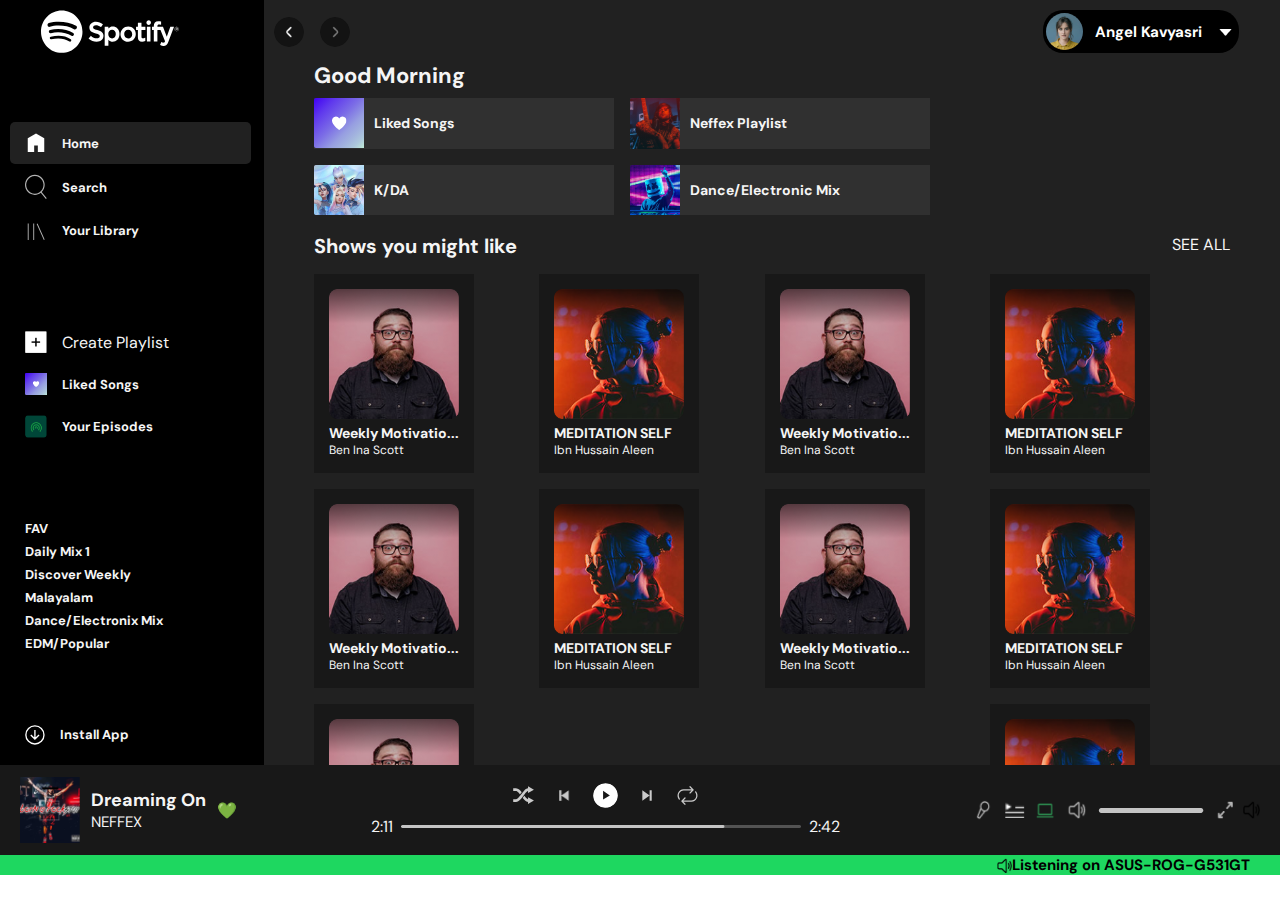
<file: index.html>
<!DOCTYPE html>
<html lang="en">

<head>
  <!-- Required meta tags -->
  <meta charset="utf-8" />
  <meta name="viewport" content="width=device-width, initial-scale=1" />
  <link rel="stylesheet" href="style.css" />
  <title>Spotify-Clone</title>
</head>

<body>
  <div class="container">
    <!--************************ 30% left part ******************-->
    <div class="left-nav">
      <img src="./Icons/Vector.svg" alt="No img" class="logo" />

      <!-- **************************************************************************** -->
      <div class="home-container">
        <div class="home active">
          <img src="./Icons/Home.svg" alt="No img" class="leftnavimg" />
          <h2 class="leftnavh2">Home</h2>
        </div>

        <div class="search">
          <img src="./Icons/search.svg" alt="No img" class="leftnavimg" />
          <h2 class="leftnavh2">Search</h2>
        </div>

        <div class="library">
          <img src="./Icons/library.svg" alt="No img" class="leftnavimg" />
          <h2 class="leftnavh2">Your Library</h2>
        </div>
      </div>

      <!-- **************************************************************** -->

      <div class="playlist-container">
        <div class="playlist">
          <img src="./Icons/plus.png" alt="No img" class="leftnavimg" />
          <a href="playlist.html">Create Playlist</a>
        </div>

        <div class="liked-songs">
          <img src="./Icons/liked (2).svg" alt="No img" class="leftnavimg" />
          <h2 class="leftnavh2">Liked Songs</h2>
        </div>

        <div class="episodes">
          <img src="Icons/hotspot.png" alt="No img" class="leftnavimg" />
          <h2 class="leftnavh2">Your Episodes</h2>
        </div>
      </div>
      <!-- ******************************************************* -->
      <div class="fav-tags">
        <h2 class="leftnavh2 h">FAV</h2>
        <h2 class="leftnavh2">Daily Mix 1</h2>
        <h2 class="leftnavh2">Discover Weekly</h2>
        <h2 class="leftnavh2">Malayalam</h2>
        <h2 class="leftnavh2">Dance/Electronix Mix</h2>
        <h2 class="leftnavh2">EDM/Popular</h2>
      </div>
      <!-- ************************************************************** -->
      <div class="install">
        <img src="Icons/download.svg" alt="No img" class="dwn" />
        <h2 class="leftnavh2">Install App</h2>
      </div>
    </div>

    <!-- *************** 70%part Right ***************** -->
    <div class="right-part">
      <div class="nav">
        <div class="left-right">
          <img src="Icons/backward.png" alt="No img" class="play" />
          <img src="Icons/forward.png" alt="No img" class="play" />
        </div>

        <div class="profile">
          <img src="Icons/profile pic.svg" alt="No img" />
          <h3>Angel Kavyasri</h3>
          <img src="Icons/down.png" alt="No img" />
        </div>
      </div>

      <!-- Good Morning section -->

      <div class="goodmrng">
        <h1>Good Morning</h1>
        <div class="likedcardholder">
          <div class="likedcards">
            <img src="Icons/Liked-sec.svg" alt="No img" />
            <h2>Liked Songs</h2>
          </div>

          <div class="likedcards">
            <img src="Icons/netflix-playlist.svg" alt="No img" />
            <h2>Neffex Playlist</h2>
          </div>

          <div class="likedcards">
            <img src="Icons/KDA.png" alt="No img" />
            <h2>K/DA</h2>
          </div>
          <div class="likedcards">
            <img src="Icons/marshmellow.png" alt="No img" />
            <h2>Dance/Electronic Mix</h2>
          </div>
        </div>
      </div>

      <!-- *********************************** -->
      <!-- Shows you might like***************** -->

      <div class="shows">
        <div>
          <h1>Shows you might like</h1>
          <a href="playlist.html">See all</a>

        </div>

        <div class="showsCards">
          <div class="showCard">
            <img src="Icons/Rectangle 21.png" alt="No img" />
            <h2>Weekly Motivatio...</h2>
            <p>Ben Ina Scott</p>
          </div>
          <div class="showCard">
            <img src="Icons/Rectangle 22.png" alt="No img" />
            <h2>MEDITATION SELF</h2>
            <p>Ibn Hussain Aleen</p>
          </div>

          <div class="showCard">
            <img src="Icons/Rectangle 21.png" alt="No img" />
            <h2>Weekly Motivatio...</h2>
            <p>Ben Ina Scott</p>
          </div>
          <div class="showCard">
            <img src="Icons/Rectangle 22.png" alt="No img" />
            <h2>MEDITATION SELF</h2>
            <p>Ibn Hussain Aleen</p>
          </div>
          <div class="showCard">
            <img src="Icons/Rectangle 21.png" alt="No img" />
            <h2>Weekly Motivatio...</h2>
            <p>Ben Ina Scott</p>
          </div>
          <div class="showCard">
            <img src="Icons/Rectangle 22.png" alt="No img" />
            <h2>MEDITATION SELF</h2>
            <p>Ibn Hussain Aleen</p>
          </div>
          <div class="showCard">
            <img src="Icons/Rectangle 21.png" alt="No img" />
            <h2>Weekly Motivatio...</h2>
            <p>Ben Ina Scott</p>
          </div>
          <div class="showCard">
            <img src="Icons/Rectangle 22.png" alt="No img" />
            <h2>MEDITATION SELF</h2>
            <p>Ibn Hussain Aleen</p>
          </div>
          <div class="showCard">
            <img src="Icons/Rectangle 21.png" alt="No img" />
            <h2>Weekly Motivatio...</h2>
            <p>Ben Ina Scott</p>
          </div>
          <div class="showCard">
            <img src="Icons/Rectangle 22.png" alt="No img" />
            <h2>MEDITATION SELF</h2>
            <p>Ibn Hussain Aleen</p>
          </div>
        </div>
      </div>
    </div>
  </div>


  <!--****************Player Controls part Bottom********  -->

  <div class="bottom">
    <!-- ===========Bottom left============== -->
    <div class="songName">
      <img src="Icons/playing-img.png" alt="No img" />
      <div>
        <h2>Dreaming On</h2>
        <p>NEFFEX</p>
      </div>
      &#128154;
    </div>

    <!-- ===========Bottom Middle============== -->
    <div class="playControls">
      <div class="control">
        <img class="musichov" src="Icons/shuffle (1).svg" alt="shuffle" />
        <img class="musichov" src="Icons/previous.png" alt="backward" />
        <img class="musichov play" src="Icons/resume.svg" alt="play/pause" />
        <img class="musichov" src="Icons/next.svg" alt="forward" />
        <img class="musichov" src="Icons/loop.svg" alt="loop" />
      </div>
      <div class="bar">
        <p>2:11</p>
        <img class="music-bar" src="Icons/musicbar.png" alt="logo" />
        <p>2:42</p>
      </div>
    </div>
    <div class="media-play">
      <img class="musichov play" src="Icons/resume.svg" alt="play/pause" />
    </div>

    <!-- ===========Bottom Right/ Footer Section============= -->
    <div class="volume">
      <img class="vol" src="Icons/microphone.png" alt="No img" />
      <img class="vol" src="Icons/list.png" alt="" />
      <img class="vol" src="Icons/carbon_laptop.png" alt="No img" />
      <img class="vol" src="Icons/speaker-white (1).png" alt="No img" />
      <img src="Icons/volume-bar (1).png" alt="" />
      <img class="black-spek" src="Icons/strech-speaker (1).png" alt="No img" />
    </div>
  </div>

  <div class="green-notice">
    <img src="Icons/speaker-black (1).png" alt="No img" />
    <h2>Listening on ASUS-ROG-G531GT</h2>
  </div>



  <div class="home-container-media">
    <div class="home-media">
      <img src="Icons/Home.png" alt="No img" />
      <a class="h" href="#">Home</a>
    </div>

    <div class="search-media">
      <img src="Icons/Search.png" alt="No img" />
      <a href="#">Search</a>
    </div>

    <div class="library-media">
      <img src="Icons/library.svg" alt="No img" />
      <a href="playlist.html">Your Library</a>
    </div>
  </div>
</body>

</html>
</file>
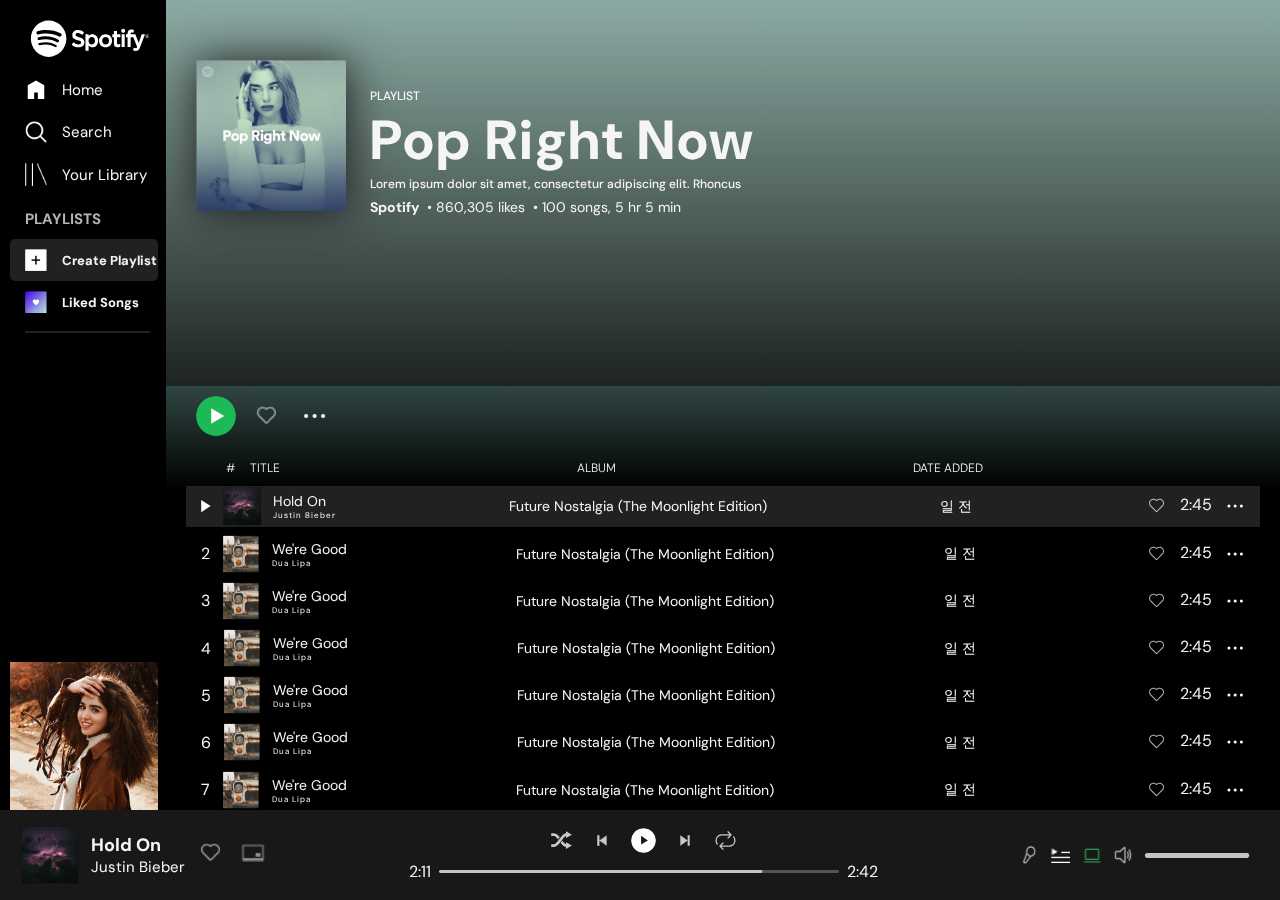
<file: playlist.html>
<!DOCTYPE html>
<html lang="en">

<head>
  <meta charset="UTF-8" />
  <meta name="viewport" content="width=device-width, initial-scale=1.0" />
  <link rel="stylesheet" href="playlist.css" />
  <title>Document</title>
</head>

<body>
  <div class="container">
    <!--************************ 30% left part ******************-->
    <div class="left-nav">
      <img src="./Icons/Vector.svg" alt="No img" class="logo" />

      <!-- **************************************************************************** -->
      <div class="home-container">
        <div class="home">
          <img src="./Icons/Home.svg" alt="No img" class="leftnavimg" />
          <!-- <h2 class="leftnavh2">Home</h2> -->
          <a href="index.html">Home</a>
        </div>

        <div class="search">
          <img src="Icons/Search.png" alt="No img" class="leftnavimg" />
          <!-- <h2 class="leftnavh2">Search</h2> -->
          <a href="#">Search</a>
        </div>

        <div class="library">
          <img src="Icons/Your library.png" alt="No img" class="leftnavimg" />
          <!-- <h2 class="leftnavh2">Your Library</h2> -->
          <a href="#">Your Library</a>
        </div>
      </div>

      <!-- **************************************************************** -->

      <div class="playlist-container">
        <h2>PLAYLISTS</h2>
        <div class="playlist active">
          <img src="Icons/plus.png" alt="No img" class="leftnavimg" />
          <h2 class="leftnavh2">Create Playlist</h2>
        </div>

        <div class="liked-songs">
          <img src="Icons/purpleheart.png" alt="No img" class="leftnavimg" />
          <h2 class="leftnavh2">Liked Songs</h2>
        </div>

        <div class="line"></div>
      </div>

      <div class="leftnav-Bottom">
        <img src="Icons/album art.png" alt="No img" />
      </div>
    </div>

    <!-- ******************************************************* -->

    <!-- ************************************************************** -->

    <!-- *************** 70%part Right ***************** -->
    <div class="right-part">
      <div class="right60-Top">

        <div class="T60top">
          <div class="music-banner">
            <img src="Icons/pop-rn3.png" alt="No img">
          </div>
          <div>
            <div class="texts">
              <p>PLAYLIST</p>
              <h1>Pop Right Now</h1>
              <p>Lorem ipsum dolor sit amet, consectetur adipiscing elit. Rhoncus</p>
            </div>

            <div class="uls">
              <p>Spotify</p>
              <p>&#8226; 860,305 likes</p>
              <p>&#8226; 100 songs, 5 hr 5 min</p>
            </div>
          </div>
        </div>




        <div class="greenheart">
          <div>
            <img class="play" id="greenplay" src="Icons/play.png" alt="No img">
            <img src="Icons/heart.png" alt="No img">
            <img src="Icons/threedot (1).svg" alt="No img">
          </div>

          <div class="bottomHash">
            <pre>#     TITLE</pre>
            <p>ALBUM</p>
            <p>DATE ADDED</p>
            <div></div>
          </div>
        </div>
      </div>











      <!--******* 1st Horizontal Card*************** -->
      <div class="right40-Bottom">
        <div class="plying-songs active">
          <div>
            <img src="Icons/Polygon.svg" alt="play" />
            <img class="playing" src="Icons/Rectangle 9.png" alt="No img">
            <div class="song-name">
              <h3>Hold On</h3>
              <p class="singer">Justin Bieber</p>
            </div>
          </div>
          <p>Future Nostalgia (The Moonlight Edition)</p>
          <p class="korean">일 전</p>
          <div>
            <img src="Icons/heart.png" alt="liked">
            <p>2:45</p>
            <img src="Icons/threedot (1).svg" alt="No img">
          </div>
        </div>
        <!-- **********second******************************************* -->
        <div class="plying-songs">
          <div>
            <p>2</p>
            <img class="playing" src="Icons/list img.png" alt="No img">
            <div class="song-name">
              <h3>We're Good</h3>
              <p class="singer">Dua Lipa</p>
            </div>
          </div>
          <p>Future Nostalgia (The Moonlight Edition)</p>
          <p class="korean">일 전</p>
          <div>
            <img src="Icons/heart.png" alt="liked">
            <p>2:45</p>
            <img src="Icons/threedot (1).svg" alt="No img">
          </div>
        </div>
        <!-- **********third******************************************* -->
        <div class="plying-songs">
          <div>
            <p>3</p>
            <img class="playing" src="Icons/list img.png" alt="No img">
            <div class="song-name">
              <h3>We're Good</h3>
              <p class="singer">Dua Lipa</p>
            </div>
          </div>
          <p>Future Nostalgia (The Moonlight Edition)</p>
          <p class="korean">일 전</p>
          <div>
            <img src="Icons/heart.png" alt="liked">
            <p>2:45</p>
            <img src="Icons/threedot (1).svg" alt="No img">
          </div>
        </div>
        <!-- **********fourth******************************************* -->
        <div class="plying-songs">
          <div>
            <p>4</p>
            <img class="playing" src="Icons/list img.png" alt="No img">
            <div class="song-name">
              <h3>We're Good</h3>
              <p class="singer">Dua Lipa</p>
            </div>
          </div>
          <p>Future Nostalgia (The Moonlight Edition)</p>
          <p class="korean">일 전</p>
          <div>
            <img src="Icons/heart.png" alt="liked">
            <p>2:45</p>
            <img src="Icons/threedot (1).svg" alt="No img">
          </div>
        </div>
        <!-- **********fifth******************************************* -->

        <div class="plying-songs">
          <div>
            <p>5</p>
            <img class="playing" src="Icons/list img.png" alt="No img">
            <div class="song-name">
              <h3>We're Good</h3>
              <p class="singer">Dua Lipa</p>
            </div>
          </div>
          <p>Future Nostalgia (The Moonlight Edition)</p>
          <p class="korean">일 전</p>
          <div>
            <img src="Icons/heart.png" alt="liked">
            <p>2:45</p>
            <img src="Icons/threedot (1).svg" alt="No img">
          </div>
        </div>

        <!-- **********sixth******************************************* -->
        <div class="plying-songs">
          <div>
            <p>6</p>
            <img class="playing" src="Icons/list img.png" alt="No img">
            <div class="song-name">
              <h3>We're Good</h3>
              <p class="singer">Dua Lipa</p>
            </div>
          </div>
          <p>Future Nostalgia (The Moonlight Edition)</p>
          <p class="korean">일 전</p>
          <div>
            <img src="Icons/heart.png" alt="liked">
            <p>2:45</p>
            <img src="Icons/threedot (1).svg" alt="No img">
          </div>
        </div>

        <!-- **********seventh******************************************* -->
        <div class="plying-songs">
          <div>
            <p>7</p>
            <img class="playing" src="Icons/list img.png" alt="No img">
            <div class="song-name">
              <h3>We're Good</h3>
              <p class="singer">Dua Lipa</p>
            </div>
          </div>
          <p>Future Nostalgia (The Moonlight Edition)</p>
          <p class="korean">일 전</p>
          <div>
            <img src="Icons/heart.png" alt="liked">
            <p>2:45</p>
            <img src="Icons/threedot (1).svg" alt="No img">
          </div>
        </div>
      </div>
    </div>
  </div>

  <!--****************Player Controls part Bottom********  -->

  <div class="bottom">
    <!-- ===========Bottom left============== -->
    <div class="songName">
      <img src="Icons/Rectangle 9.png" alt="No img" />
      <div>
        <h2>Hold On</h2>
        <p>Justin Bieber</p>
      </div>
      <!-- <div class="heart">&#x2661;</div> -->
      <div class="heart">
        <img class="heart" src="Icons/heart.png" alt="No img" />
      </div>

      <div class="heart pip">
        <img src="Icons/pip.png" alt="No img" />
      </div>
    </div>
    <div class="media-play">
      <img class="musichov play" src="Icons/resume.svg" alt="play/pause" />
    </div>

    <!-- ===========Bottom Middle============== -->
    <div class="playControls">
      <div class="control">
        <img class="musichov" src="Icons/shuffle (1).svg" alt="shuffle" />
        <img class="musichov" src="Icons/previous.png" alt="backward" />
        <img class="musichov play" src="Icons/resume.svg" alt="play/pause" />
        <img class="musichov" src="Icons/next.svg" alt="forward" />
        <img class="musichov" src="Icons/loop.svg" alt="loop" />
      </div>
      <div class="bar">
        <p>2:11</p>
        <img class="music-bar" src="Icons/musicbar.png" alt="No img" />
        <p>2:42</p>
      </div>
    </div>

    <!-- ===========Bottom Right============== -->
    <div class="volume">
      <img class="vol" src="Icons/microphone.png" alt="No img" />
      <img class="vol" src="Icons/list.png" alt="No img" />
      <img class="vol" src="Icons/carbon_laptop.png" alt="No img" />
      <img class="vol" src="Icons/speaker-white (1).png" alt="No img" />
      <img src="Icons/volume-bar (1).png" alt="No img" />
    </div>
  </div>



  <!-- /***************MEdia Buttons/Footer Section********** -->
  <div class="home-container-media">
    <div class="home-media">
      <img src="Icons/Home.png" alt="No img" />
      <a href="index.html">Home</a>
    </div>

    <div class="search-media">
      <img src="Icons/Search.png" alt="No img" />
      <a href="#">Search</a>
    </div>

    <div class="library-media">
      <img src="Icons/Your library.png" alt="No img" />
      <a href="#">Your Library</a>
    </div>
  </div>
</body>

</html>
</file>
<file: style.css>
@import url('https://fonts.googleapis.com/css2?family=DM+Sans:ital,opsz,wght@0,9..40,100;0,9..40,200;0,9..40,300;0,9..40,400;0,9..40,500;0,9..40,600;0,9..40,700;0,9..40,800;0,9..40,900;0,9..40,1000;1,9..40,100;1,9..40,200;1,9..40,300;1,9..40,400;1,9..40,500;1,9..40,600;1,9..40,700;1,9..40,800;1,9..40,900;1,9..40,1000&display=swap');

*{
    margin: 0;
    padding: 0;
    box-sizing: border-box;
    font-family: 'DM Sans', sans-serif;

   }
   *::-webkit-scrollbar {
      display: none;
    }
    a{
      color: whitesmoke;
      text-decoration: none;
    }


.container{
    width: 100%;
    height: 85vh;
    display: flex;
    background-color: #000000;
}

.left-nav{
    margin-left: 10px;
    padding-top: 10px;
    width: 20%;
    display: flex;
    flex-direction: column;
    justify-content: space-between;
    gap: .8rem;
    background-color: #000000;
    height: 100%;
    overflow-y: scroll;
}


.right-part{
   overflow-y: scroll;
    width: 80%;
    height: 100%;
    background-color: #212121;
    
}
.logo{
    width: 140px;
    margin-left: 30px;
}
.home, .search, .library, .playlist,
 .liked-songs, .episodes, .install{
    display: flex;
    align-items: center;
    padding-top: 10px;
    padding-bottom: 10px;
    padding-left: 15px;
    border-radius: 5px;
    width: 95%;
    transition: all 0.2s ease-in-out;
 }

 .home:hover, .search:hover, 
 .library:hover, .playlist:hover,
 .liked-songs:hover, .episodes:hover, .install:hover{
  cursor: pointer;
  background-color: #212121;
 }
 
.home-container, .playlist-container, 
.fav-tags{
    display: flex;
    flex-direction: column;
}

.active{
    background-color: #212121;
    
}
.fav-tags{
    padding-left: 15px;
}
.fav-tags h2{
    padding: 3px 0;
}



 .leftnavh2{
    font-size: 13px;
    color: whitesmoke;
 }

 .leftnavimg{
    width: 22px;
    margin-right: 15px;
 }
 .install{
    margin-bottom: 10px;
    margin-top: -10px;
 }
 .dwn{
    margin-right: 15px;
    width: 20px;
 }



 /* *************Right Parts****************** */

 .nav{
    margin-top: 10px;
    margin-left: 10px;
    display: flex;
    justify-content: space-between;
    align-items: center;
    /* background-color: darkgoldenrod; */
    width: 95%;
    
 }
 .left-right{
    display: flex;
    align-items: center;
    gap: 1rem;
 }
 .left-right img{
    width: 30px;
    transition: all 0.2s ease-in;
 }
 .left-right img:hover{
  box-shadow: 1px 1px 20px gray;
  cursor: pointer;
 }

 .profile{
    display: flex;
    align-items: center;
    background-color: #000000;
    padding: 3px;
    border-radius: 20px;
    gap: 0.8rem;
    transition: all 0.2s ease-in-out;
 }
 .profile:hover{
  box-shadow: 1px 1px 10px gray;
  cursor: pointer;
 }
 /* Profile Pic********* */
 .profile h3{
    font-size: 15px;
    color: white;
 }

/* ************************************ */
 .goodmrng{
   padding: 0 50px;
 }
 .goodmrng>h1{
   color: whitesmoke;
   font-size: 22px;
   margin: 8px 0;
 }

 .likedcardholder{
   display: flex;
   
   gap: 1rem;
  /* background-color: aqua; */
   flex-wrap: wrap;
  
 }

 .likedcards{
   display: flex;
   align-items: center;
   width: 300px;
   background-color:#303030 ;
   transition: all 0.2s ease-in;
 }
 .likedcards:hover{
  cursor: pointer;
  box-shadow: 1px 1px 10px gray;
 }
 .likedcards>img{
   width: 50px;
   margin-right: 10px;
 }
 .likedcards>h2{
   font-size: 14px;
   color: whitesmoke;
   word-break: break-all;
 }


 /* /////////////////////////******************** */
.shows{
   padding: 0px 50px;
  
}
.shows>div{
   display: flex;
   
   align-items: center;
   justify-content: space-between;
}

.shows>div>a{
   color: whitesmoke;
   text-transform: uppercase;
   transition: all 0.2s ease-in-out;
}
.shows>div>a:hover{
  cursor: pointer;
  color: white;
  font-weight: 600;
}

.shows>div>h1{
   margin-top: 18px;
   font-size: 20px;
   color: whitesmoke;
   margin-bottom: 15px;
}

.showsCards{
   padding-right: 80px;
   display: flex;
   gap: 1rem;
   flex-wrap: wrap;
}
 .showCard{
   background-color: #181818;
   padding: 15px;
   transition: all 0.2s ease-in-out;
   
 }
 .showCard:hover{
  cursor: pointer;
  box-shadow: 1px 1px 10px gray;
 }
 .showCard>h2{
   font-size: 14px;
   color: whitesmoke;
 }
 .showCard>p{
   font-size: 12px;
   color: whitesmoke;
 }
 .showCard>img{
   width: 130px;
 }

 .alex{
   height: 130px;
 }
 





/* *********Bottom Palyer Controls Part************* */

 .bottom{
   padding: 40px 20px;
   width: 100%;
   height: 10vh;
   background-color: #181818;
   display: flex;
   justify-content: space-between;
   align-items: center;
   
  
 }
 /* <!-- ===========Bottom left============== */
 .songName{
   display: flex;
   align-items: center;
   gap: 0.7rem;
 }
 .songName img{
   width: 60px;
 }
 .songName>div>h2{
   font-size: 18px;
   color: whitesmoke;
 }
 .songName>div>p{
   font-size: 15px;
   color: whitesmoke;
 }


 /* <!-- ===========Bottom Middle============= */
 .playControls{
   display: flex;
   flex-direction: column;
   gap: 0.5rem;
   
 }
 .playControls>.control{
   display: flex;
   justify-content: center;
   align-items: center;
   gap: 1rem;
 }
 .control>img{
   width: 25px;
 }
 
 .bar{
   display: flex;
   align-items: center;
   gap: 0.5rem;
   color: whitesmoke;
 }
 .music-bar{
   width: 400px;
 }
 .musichov{
  mix-blend-mode: screen;
  transition: all 0.2s ease-in;
 }
 .musichov:hover{
  box-shadow: 1px 1px 20px gray;
  cursor: pointer;
 }

 /* <!-- ===========Bottom Right============= */
 .volume{
   display: flex;
   align-items: center;
   gap: 0.7rem;
 }
 .vol{
   width: 20px;
   mix-blend-mode: screen;
   transition: all 0.2s ease-in;
 }

 .black-spek{
   width: 45px;
 }
 .vol:hover{
  box-shadow: 1px 1px 10px gray;
  cursor: pointer;
 }
 

/* *******************Green Notice*********** */
 .green-notice{
   display: flex;
   align-items: center;
   justify-content: end;
  
   width: 100%;
   height: 20px;
   background-color: #1ED760;
 }
 .green-notice img{
   width: 15px;
 }
 .green-notice h2{
   font-size: 15px;
   padding-right: 30px;
 }


 .play{
  border-radius: 50%;
  overflow: hidden;
 }


 .home-container-media{
  display: none;
 }

 .media-play{
  display: none;
 }












 /* Media Queries */
 /* Extra small devices (phones, 600px and down) */
@media only screen and (max-width: 340px) {
   
  body{
    background-color: #000000;
  }
    .container{
      width: 100vw;
      height: 85vh;
    }
    .left-nav{
      display: none;
    }
    .right-part{
      width: 100%;
    }

    .likedcards {
      width: 100%;
  }
    .likedcards>h2{
      font-size: 12px;
    }

    .goodmrng{
      padding: 0 30px;
    }
    .likedcardholder{
      display: flex;
      justify-content: space-between;
    }
    .shows>div {
      justify-content: space-between;
  }


    .shows{
      padding: 0 30px;
    }
    .showCard {
      padding: 15px;
      display: flex;
      flex-direction: column;
      align-items: center;
  }
  .showCard>img {
    width: 210px;
    margin-bottom: 10px;
}
  .showsCards {
    justify-content: center;
    padding-right: 0;
    display: flex;
    flex-direction: column;
    gap: 1rem;
    flex-wrap: wrap;
  
}
  .playControls{
    display: none;
  }
  .volume{
    display: none;
  }
  .bottom{
    height: 5vh;
   
  }

  .songName{
    gap: 0.5rem;
  }
  .songName img{
    width: 45px;
  }
  .songName>div>h2{
    font-size: 15px;
  }
  .songName>div>p{
    font-size: 12px;
  }
  .green-notice{
    display: none;
  }

  .bottom {
    padding: 32px 20px;
}

.media-play{
  display: block;
 }
 .play{
  width: 25px;
 }


  /* Bottom */
  .home-container-media{
    display: flex;
    width: 100%;
   
    justify-content: space-between;
    align-items: center;
    background-color:#181818;
    padding: 9px 30px;
    
  }
  .home-media,.search-media, .library-media {
    display: flex;
    flex-direction: column;
    /* background-color: #1ED760; */
    align-items: center;
  }
  .home-media>img, .search-media>img, 
  .library-media>img {
    width: 20px;
  }
  .home-media>a, .search-media>a, 
  .library-media>a{
    font-size: 13px;
    padding-top: 5px;
  }



  

}










@media only screen and (min-width: 341px) and (max-width: 460px){
   body{
    background-color: #000000;
   }
   .green-notice{
    display: none;
  }
  .playControls{
    display: none;
  }
  .volume{
    display: none;
  }
  .left-nav{
    display: none;
  }

  .right-part {
    overflow-y: scroll;
    width: 100%;
    height: 100%;
    background-color: #212121;
}

.likedcards {
  width: 100%;
}
.showsCards {
  padding-right: 0px;
  
}
.shows {
  padding: 0px 30px;
}

.showCard {
  padding: 5px;
}
.showCard>img {
  width: 115px;
}
.shows>div {
  display: flex;
  align-items: center;
  justify-content: center;
  gap: 22px;
  /* justify-content: space-evenly; */
}






.media-play{
  display: block;
 }
 .play{
  width: 25px;
 }


  /* Bottom */
  .home-container-media{
    display: flex;
    width: 100%;
   
    justify-content: space-between;
    align-items: center;
    background-color:#181818;
    padding: 9px 30px;
    
  }
  .home-media,.search-media, .library-media {
    display: flex;
    flex-direction: column;
    /* background-color: #1ED760; */
    align-items: center;
  }
  .home-media>img, .search-media>img, 
  .library-media>img {
    width: 20px;
  }
  .home-media>a, .search-media>a, 
  .library-media>a{
    font-size: 13px;
    padding-top: 5px;
  }

}

/*Media Queries for Small devices (portrait tablets and large phones, 600px and up) */
@media only screen and (min-width: 600px) {
  

}

/* Medium devices (landscape tablets, 768px and up) */
@media only screen and (min-width: 768px) {
  

}

/* Large devices (laptops/desktops, 992px and up) */
@media only screen and (min-width: 992px) {
  

}

/* Extra large devices (large laptops and desktops, 1200px and up) */
@media only screen and (min-width: 1200px) {
  

}
</file>
<file: playlist.css>
@import url('https://fonts.googleapis.com/css2?family=DM+Sans:ital,opsz,wght@0,9..40,100;0,9..40,200;0,9..40,300;0,9..40,400;0,9..40,500;0,9..40,600;0,9..40,700;0,9..40,800;0,9..40,900;0,9..40,1000;1,9..40,100;1,9..40,200;1,9..40,300;1,9..40,400;1,9..40,500;1,9..40,600;1,9..40,700;1,9..40,800;1,9..40,900;1,9..40,1000&display=swap');

*{
    margin: 0;
    padding: 0;
    box-sizing: border-box;
    font-family: 'DM Sans', sans-serif;


   }
   *::-webkit-scrollbar {
      display: none;
    }
    a{
      color: whitesmoke;
      text-decoration: none;
      font-size: 15px;
    }

   


.container{
    width: 100%;
    height: 90vh;
    display: flex;
    background-color: #000000;
}

.left-nav{
    margin-left: 10px;
    padding-top: 20px;
    width: 14%;
    display: flex;
    flex-direction: column;
    /* justify-content: space-between;   */
    gap: .8rem;
    background-color: #000000;
    height: 100%;
    overflow-y: scroll;
    position: relative;
}


.right-part{
   overflow-y: scroll;
    width: 85%;
    height: 100%;
    background-color: #212121;
    
}
.logo{
    width: 120px;
    margin-left: 20px;
}
.home, .search, .library, .playlist,
 .liked-songs, .episodes, .install{
    display: flex;
    align-items: center;
    padding-top: 10px;
    padding-bottom: 10px;
    padding-left: 15px;
    border-radius: 5px;
    width: 95%;
    transition: all 0.2s ease-in-out;
 }

 .home:hover, .search:hover, 
 .library:hover, .playlist:hover,
 .liked-songs:hover, .episodes:hover, .install:hover{
  cursor: pointer;
  background-color: #212121;
 }
 
.home-container, .playlist-container, 
.fav-tags{
    display: flex;
    flex-direction: column;
}

.active{
    background-color: #212121;
    
}


 .leftnavh2{
    font-size: 13px;
    color: whitesmoke;
 }

 .leftnavimg{
    width: 22px;
    margin-right: 15px;
 }
.playlist-container>h2{
    color: #B3B3B3;
    font-size: 15px;
    padding-left: 15px;
    margin-bottom: 10px;
}
.line{
    width: 80%;
    height: 2px;
    background-color: #212121;
    justify-content: center;
    margin-top: 8px;
    margin-left: 15px;
}


/* .right-part{
    background-color: red;
} */

.leftnav-Bottom>img{
    position: absolute;
    bottom: 0px;
    width: 95%
}
.right40-Bottom{
  overflow-y: scroll;
}


/* **********Right Part Startss********** */

.right-part{
  display: flex;
  flex-direction: column;
  justify-content: space-between;
  width: 100%;
  height: 100%;
}
.right60-Top{
  background-image: linear-gradient(#8CAAA3,#000000);
  width: 100%;
  height: 60%;
}
.right40-Bottom{
  background-color: #000000;
  width: 100%;
  height: 40%;
  display: flex;
  flex-direction: column;
  gap: 0.4rem;
}







/* Bottom 40% *******************/

.plying-songs{
  height: 45px;
  
  display: flex;
  color: whitesmoke;
  justify-content: space-between;
  align-items: center;
  padding: 0 15px;
  margin: 0 20px;
  transition: all 0.2s ease-in-out;
  
}
.plying-songs:hover{
  background-color: #212121;
}

.playing{
  width: 40px;
  height: 40px;
}


.plying-songs>div:first-child{
  /* background-color: red; */
  display: flex;
  align-items: center;
  gap: 0.7rem;

}
.plying-songs>div:last-child{
  display: flex;
  gap: .7rem;
}
.song-name>h3{
  font-size: 14px;
  font-weight: 400;
}
.song-name>p{
  font-size: 8px;
  font-weight: 400;
  letter-spacing: 1px;
}
.plying-songs>p{
  font-size: 14px;
}




/* top60*********** */
.right60-Top{
  width: 100%;
  
  padding-top: 60px;
  display: flex;
  flex-direction: column;
  justify-content: space-between;

}
.T60top{
  display: flex;
  align-items: end;
  gap: 1.5rem;
  padding-left: 30px;
  color: whitesmoke;
}
.texts>h1{
  font-size:55px;
  font-weight: 800;
  color: whitesmoke;
  letter-spacing: 2px;
}
.texts{
  margin-bottom: .4rem;
}
.texts>p{
  font-size: 12px;
  font-weight: 500;
}
.uls{
  display: flex;
  gap: .5rem; 
}
.uls>p{
  font-size: 14px;
}
.uls>p:first-child{
  font-weight: bold;
}

.music-banner>img{
  width: 150px;
  box-shadow: 2px 2px 40px #212121;
}

.greenheart{
  background-color: #1D2322;
  background-image: linear-gradient(#2f4642, #020303);
  padding-left: 30px;
  display: flex;
  flex-direction: column;
  gap: 1.5rem;
  padding-top: 10px;
  padding-bottom: 10px;
}
.greenheart>div:first-child{
  display: flex;
  align-items: center;
  gap: 1rem;
}
.greenheart>div:first-child>img{
  width:30px;
}

#greenplay{
  width: 40px;
}




.bottomHash{
  padding-left: 30px;
  display: flex;
  justify-content: space-between;
  color: whitesmoke;
  font-size: 12px;
  font-weight: 300;

  padding-left: 30px;
}
















/* *********Bottom Palyer Controls Part************* */

.bottom{
    padding: 40px 20px;
    width: 100%;
    height: 10vh;
    background-color: #181818;
    display: flex;
    justify-content: space-between;
    align-items: center;
    
   
  }
  /* <!-- ===========Bottom left============== */
  .songName{
    display: flex;
    align-items: center;
    gap: 0.7rem;
  }
  .songName img{
    width: 60px;
  }
  .songName>div>h2{
    font-size: 18px;
    color: whitesmoke;
  }
  .songName>div>p{
    font-size: 15px;
    color: whitesmoke;
  }
 
 
  /* <!-- ===========Bottom Middle============= */
  .playControls{
    display: flex;
    flex-direction: column;
    gap: 0.5rem;
    
  }
  .playControls>.control{
    display: flex;
    justify-content: center;
    align-items: center;
    gap: 1rem;
  }
  .control>img{
    width: 25px;
  }
  
  .bar{
    display: flex;
    align-items: center;
    gap: 0.5rem;
    color: whitesmoke;
  }
  .music-bar{
    width: 400px;
  }
  .musichov{
   mix-blend-mode: screen;
   transition: all 0.2s ease-in;
  }
  .musichov:hover{
   box-shadow: 1px 1px 20px gray;
   cursor: pointer;
  }
  .play{
    border-radius: 50%;
    overflow: hidden;
   }
 
  /* <!-- ===========Bottom Right============= */
  .volume{
    display: flex;
    align-items: center;
    gap: 0.7rem;
    padding-right: 10px;
  }
  .vol{
    width: 20px;
    mix-blend-mode: screen;
    transition: all 0.2s ease-in;
  }
 
  .black-spek{
    width: 45px;
  }
  .vol:hover{
   box-shadow: 1px 1px 10px rgb(71, 71, 71);
   cursor: pointer;
  }
  
/* 
  .heart {
    color: white;
  } */
  .heart>img{
    width: 30px;
  }

  .home-container-media{
    display: none;
  }
  .media-play{
    display: none;
  }











  /* Media Queries */
 /* Extra small devices (phones, 600px and down) */
@media only screen and (max-width: 412px) {
   
  body{
    background-color: #000000;
  }
  .left-nav{
    display: none;
  }
  .playControls{
    display: none;
  }
  .volume{
    display: none;
  }
  .pip{
    display: none;
  }
  .container{
    height: 84vh;
  }
  .T60top{
    display: flex;
    flex-direction: column;
    align-items: center;
    padding-left: 0;
    gap: 1rem;
  }
  .texts>h1{
    font-size: 40px;
    letter-spacing: 0;
  }
  .music-banner>img{
    width: 180px;
  }
  .texts>p:last-child{
    display: none;
  }
  .right60-Top{
    padding-top: 40px;
  }
  .greenheart{
    padding-left: 0;
  }
  .greenheart>div:first-child {
    padding-left: 30px;
   
}
.plying-songs>p {
  font-size: 10px;
}
.song-name>h3 {
  font-size: 11px;
}
.singer{
  display: none;
}
.korean{
  display: none;
}

.plying-songs {
  margin: 0 0;
}
.songName>div>p {
  font-size: 12px;
  
}
.songName>div>h2 {
  font-size: 16px;;
}

.media-play{

  display: block;
 
}
.media-play>img{
  width: 35px;
}
.home-media, 
.search-media, 
.library-media{
  transition: all 0.2s ease-in-out;
}

.home-media>img:hover, 
.search-media>img:hover, 
.library-media>img:hover{
  transform: rotate(10deg);
}







  /* Bottom */
  .home-container-media{
    display: flex;
    width: 100%;
   
    justify-content: space-between;
    align-items: center;
    background-color:#181818;
    padding: 9px 30px;
    
  }
  .home-media,.search-media, .library-media {
    display: flex;
    flex-direction: column;
    /* background-color: #1ED760; */
    align-items: center;
  }
  .home-media>img, .search-media>img, 
  .library-media>img {
    width: 20px;
  }
  .home-media>a, .search-media>a, 
  .library-media>a{
    font-size: 13px;
    padding-top: 5px;
  }

  

}








/* Media Queries */

@media only screen and (max-width: 600px) and (min-width: 400px){
  
}

/* Small devices (portrait tablets and large phones, 600px and up) */
@media only screen and (min-width: 600px) {
  

}

/* Medium devices (landscape tablets, 768px and up) */
@media only screen and (min-width: 768px) {
  

}

/* Large devices (laptops/desktops, 992px and up) */
@media only screen and (min-width: 992px) {
  

}

/* Extra large devices (large laptops and desktops, 1200px and up) */
@media only screen and (min-width: 1200px) {
  

}
</file>
